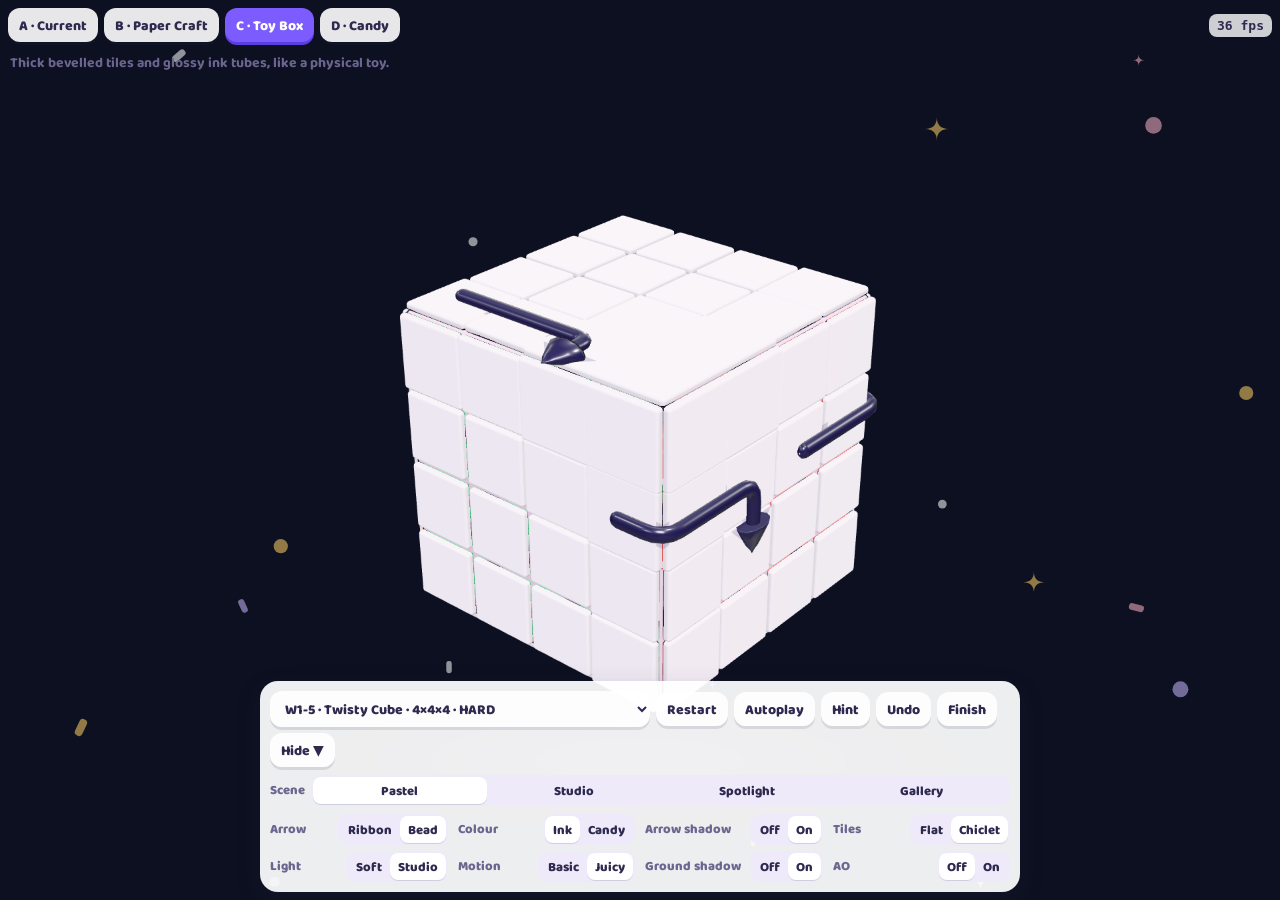
<file: lab.html>
<!doctype html>
<html lang="en">
  <head>
    <meta charset="UTF-8" />
    <meta name="viewport" content="width=device-width, initial-scale=1.0, maximum-scale=1.0, user-scalable=no, viewport-fit=cover" />
    <title>Cube Master · Style Lab</title>
    <style>.lab-top{z-index:5;top:calc(8px + env(safe-area-inset-top,0px));pointer-events:none;flex-wrap:wrap;align-items:center;gap:6px;display:flex;position:fixed;left:8px;right:8px}.lab-top button,.lab-panel button,.lab-panel select{pointer-events:auto;color:#2e2a4f;cursor:pointer;background:#ffffffe6;border:0;border-radius:12px;padding:7px 11px 5px;font:800 14px "Baloo 2",system-ui,-apple-system,BlinkMacSystemFont,Segoe UI,Roboto,Noto Sans,Ubuntu,Cantarell,Helvetica Neue,sans-serif;box-shadow:0 3px #2e2a4f1f}.lab-top button.on{color:#fff;background:#7c5cff;box-shadow:0 3px #5b3ee0}.lab-fps{color:#2e2a4f;background:#fffc;border-radius:8px;margin-left:auto;padding:4px 8px;font:700 13px ui-monospace,monospace}.lab-blurb{z-index:5;top:calc(52px + env(safe-area-inset-top,0px));color:#6b6590;pointer-events:none;padding-right:96px;font:700 14px "Baloo 2",system-ui,-apple-system,BlinkMacSystemFont,Segoe UI,Roboto,Noto Sans,Ubuntu,Cantarell,Helvetica Neue,sans-serif;position:fixed;left:10px;right:10px}.lab-panel{z-index:5;left:8px;right:8px;bottom:calc(8px + env(safe-area-inset-bottom,0px));background:#ffffffed;border-radius:18px;gap:8px;max-width:760px;margin:0 auto;padding:10px;display:grid;position:fixed;box-shadow:0 8px 24px #2e2a4f2e}.lab-panel.collapsed .rows,.lab-panel.collapsed .scene-row{display:none}.scene-row .seg{flex-wrap:wrap;flex:1;justify-content:space-between}.scene-row .seg button{flex:1}.seg.fx button.on{color:#fff;background:#7c5cff}.lab-panel .rows{grid-template-columns:repeat(auto-fill,minmax(165px,1fr));gap:6px 10px;display:grid}.lab-row{color:#6b6590;justify-content:space-between;align-items:center;gap:6px;font:800 13px "Baloo 2",system-ui,-apple-system,BlinkMacSystemFont,Segoe UI,Roboto,Noto Sans,Ubuntu,Cantarell,Helvetica Neue,sans-serif;display:flex}.seg{background:#efeaf9;border-radius:10px;padding:2px;display:flex}.seg button{box-shadow:none;background:0 0;border-radius:8px;padding:4px 8px 2px;font-size:13px}.seg button.on{background:#fff;box-shadow:0 1px #2e2a4f26}.lab-actions{flex-wrap:wrap;align-items:center;gap:6px;display:flex}.lab-actions .grow{flex:1}.lab-toast{z-index:6;color:#fff;pointer-events:none;background:#2e2a4f;border-radius:99px;padding:10px 18px 8px;font:800 18px "Baloo 2",system-ui,-apple-system,BlinkMacSystemFont,Segoe UI,Roboto,Noto Sans,Ubuntu,Cantarell,Helvetica Neue,sans-serif;position:fixed;top:40%;left:50%;transform:translate(-50%)}</style>
    <script type="module" crossorigin src="./assets/lab-B7Nd61Ot.js"></script>
    <link rel="modulepreload" crossorigin href="./assets/RoomEnvironment-DQ5qmtjn.js">
    <link rel="modulepreload" crossorigin href="./assets/worlds-N5vkqBLJ.js">
    <link rel="modulepreload" crossorigin href="./assets/pin-BfqKbpSU.js">
    <link rel="modulepreload" crossorigin href="./assets/fx-JiN2vcA5.js">
    <link rel="stylesheet" crossorigin href="./assets/fx-Nkc0CDtN.css">
  </head>
  <body>
    <canvas id="bgfx"></canvas>
    <div id="stage"></div>
    <canvas id="fx"></canvas>
    <div class="lab-top"></div>
    <div class="lab-blurb"></div>
    <div class="lab-panel"></div>
    <div class="lab-toast" hidden></div>
  </body>
</html>
</file>
<file: assets/fx-Nkc0CDtN.css>
@font-face{font-family:"Baloo 2";font-style:normal;font-weight:400 800;font-display:swap;src:url(../fonts/baloo2-latin.woff2)format("woff2")}@font-face{font-family:Fraunces;font-style:italic;font-weight:500;font-display:swap;src:url(../fonts/fraunces-italic-latin.woff2)format("woff2")}:root{--gold:#d9b36c;--gold-line:#d9b36c73;--gold-faint:#d9b36c40;--panel:#0e0e18d1;--panel-solid:#0e0e18f0;--cream:#f3ecdf;--muted:#a39c8c;--on-gold:#17130b;--heart:#e0566f;--bg1:#fff4f8;--bg2:#ffd9e6;--world-accent:#ff4d8d;--safe-top:env(safe-area-inset-top,0px);--safe-bottom:env(safe-area-inset-bottom,0px);--font:"Baloo 2", "Nunito", system-ui, sans-serif;--serif:"Fraunces", Georgia, "Times New Roman", serif}*{box-sizing:border-box;-webkit-tap-highlight-color:transparent}html,body{overscroll-behavior:none;-webkit-user-select:none;user-select:none;height:100%;font-family:var(--font);color:var(--cream);background:#0d1020;margin:0;overflow:hidden}#bgfx,#fx,#stage,#stage canvas{width:100%;height:100%;display:block;position:fixed;top:0;bottom:0;left:0;right:0}#bgfx{z-index:0;pointer-events:none}#stage{z-index:1}#stage canvas{touch-action:none}#fx{z-index:2;pointer-events:none}#ui{z-index:3;pointer-events:none;position:fixed;top:0;bottom:0;left:0;right:0}:where(#ui) button{pointer-events:auto;font:inherit;color:inherit;cursor:pointer;background:0 0;border:0;padding:0}:where(#ui) svg{display:block}.screen{position:absolute;top:0;bottom:0;left:0;right:0}[hidden]{display:none!important}.serif{font-family:var(--serif);font-style:italic;font-weight:500}.eyebrow{letter-spacing:4px;text-transform:uppercase;color:var(--gold);font-size:12px;font-weight:700}.top-row{top:calc(16px + var(--safe-top));justify-content:space-between;align-items:center;gap:12px;display:flex;position:absolute;left:16px;right:16px}.icon-btn{background:var(--panel);-webkit-backdrop-filter:blur(6px);backdrop-filter:blur(6px);border-radius:12px;flex:none;place-items:center;width:46px;height:46px;transition:transform 80ms;display:grid;border:1px solid var(--gold-line)!important;color:var(--gold)!important}.icon-btn svg{width:24px;height:24px}.pill{background:var(--panel);border:1px solid var(--gold-line);-webkit-backdrop-filter:blur(6px);backdrop-filter:blur(6px);border-radius:12px;align-items:center;gap:8px;padding:6px 14px 6px 8px;font-size:18px;font-weight:700;line-height:1;display:inline-flex}.pill svg{width:24px;height:24px}.bar{background:#ffffff29;height:2px;overflow:hidden}.bar i{background:var(--gold);width:0;height:100%;transition:width .3s ease-out;display:block;box-shadow:0 0 8px #d9b36cb3}.icon-btn:active,.play-btn:active,.big-btn:active,.soft-btn:active,.round-btn:active,.tab:active{transform:translateY(2px)}.world-banner{top:calc(84px + var(--safe-top));text-shadow:0 2px 16px #0009;flex-direction:column;align-items:center;gap:6px;display:flex;position:absolute;left:24px;right:24px}.world-name{text-align:center;font-size:38px;line-height:1.05}.rule{align-items:center;gap:10px;margin-top:4px;display:flex}.rule i{background:var(--gold);width:44px;height:1px}.world-count{color:var(--muted);font-size:13px;font-weight:700}.peek{left:0;right:0;bottom:calc(184px + var(--safe-bottom));text-align:center;color:var(--muted);font-size:18px;position:absolute}.play-btn{left:50%;bottom:calc(100px + var(--safe-bottom));border-radius:14px;flex-direction:column;justify-content:center;align-items:center;width:min(72vw,280px);height:66px;margin-left:calc(min(72vw,280px)/-2);line-height:1;animation:2.6s ease-in-out infinite play-glow;display:flex;position:absolute;background:linear-gradient(180deg, #e4c283, var(--gold))!important;color:var(--on-gold)!important}.play-btn span{letter-spacing:3px;font-size:26px;font-weight:800}.play-btn small{letter-spacing:1px;margin-top:3px;font-size:13px;font-weight:700}.nav{padding:10px 0 calc(10px + var(--safe-bottom));background:var(--panel);border-top:1px solid var(--gold-line);-webkit-backdrop-filter:blur(10px);backdrop-filter:blur(10px);pointer-events:auto;justify-content:space-around;align-items:center;min-height:76px;display:flex;position:absolute;bottom:0;left:0;right:0}.nav button{letter-spacing:1px;color:var(--muted);flex-direction:column;align-items:center;gap:2px;min-width:72px;font-size:12px;font-weight:700;display:flex}.nav button.on{color:var(--gold)}.nav svg{width:26px;height:26px}.level-box{flex-direction:column;flex:1;align-items:center;gap:5px;min-width:0;display:flex}.level-label{white-space:nowrap;text-shadow:0 2px 12px #0009;align-items:center;gap:6px;font-size:22px;line-height:1;display:flex}.level-box .bar{width:min(150px,40vw)}.left{letter-spacing:1.5px;text-transform:uppercase;color:var(--muted);font-size:11px;font-weight:700;line-height:1}.tag{font-style:normal;font-family:var(--font);letter-spacing:1.5px;white-space:nowrap;text-shadow:none;border:1px solid;border-radius:4px;padding:2px 6px 1px;font-size:10px;font-weight:800}.tag.hard{color:#ff8a9b}.tag.superhard{color:#ff8a9b;background:#e0566f2e}.tag.boss{color:var(--on-gold);background:var(--gold);border-color:var(--gold)}.hearts{flex:none;gap:2px;display:flex}.heart{width:22px;height:22px;color:var(--heart);filter:drop-shadow(0 0 6px #e0566f73)}.heart svg{width:100%;height:100%}.heart.empty{color:#ffffff2e;filter:none}.heart.crack{animation:.5s ease-out crack}.hearts.shake{animation:.35s shake}.tutorial{top:calc(92px + var(--safe-top));background:var(--panel-solid);border:1px solid var(--gold-line);text-align:center;opacity:0;border-radius:14px;max-width:min(88vw,400px);padding:10px 18px 8px;font-size:17px;font-weight:700;line-height:1.25;transition:opacity .3s,transform .3s;position:absolute;left:50%;transform:translate(-50%,-8px)}.tutorial.visible{opacity:1;transform:translate(-50%)}.bottom-row{bottom:calc(44px + var(--safe-bottom));justify-content:center;gap:26px;display:flex;position:absolute;left:0;right:0}.round-btn{-webkit-backdrop-filter:blur(6px);backdrop-filter:blur(6px);border-radius:16px;place-items:center;width:60px;height:60px;transition:transform .15s,box-shadow .15s,background .15s;display:grid;position:relative;background:var(--panel)!important;border:1px solid var(--gold-line)!important;color:var(--gold)!important}.round-btn svg{width:30px;height:30px}.eraser-btn.armed{box-shadow:0 0 0 2px var(--gold), 0 0 24px 4px #d9b36c8c;transform:translateY(-5px);background:#d9b36c33!important}.round-btn .lbl{text-align:center;letter-spacing:1.5px;text-transform:uppercase;color:var(--muted);font-size:11px;font-weight:700;position:absolute;bottom:-22px;left:-10px;right:-10px}.badge{background:var(--gold);min-width:22px;height:22px;color:var(--on-gold);border-radius:11px;padding:0 6px;font-size:12px;font-weight:800;line-height:23px;position:absolute;top:-7px;right:-7px}.overlay{pointer-events:auto;padding:calc(16px + var(--safe-top)) 16px calc(16px + var(--safe-bottom));place-items:center;animation:.25s ease-out fade-in;display:grid;position:absolute;top:0;bottom:0;left:0;right:0}.overlay.dim{background:#04040a8c}.card{background:var(--panel-solid);border:1px solid var(--gold-line);text-align:center;border-radius:18px;flex-direction:column;align-items:stretch;gap:10px;width:min(86vw,340px);padding:26px 22px 18px;animation:.4s cubic-bezier(.2,1.3,.4,1) card-in;display:flex;box-shadow:0 20px 60px #00000080}.card-title{font-size:34px;line-height:1}.card-sub{color:var(--muted);margin:0 0 4px;font-size:15px;font-weight:600;line-height:1.35}.big-btn{letter-spacing:2px;text-transform:uppercase;border-radius:12px;justify-content:center;align-items:center;gap:8px;height:56px;margin-top:4px;font-size:18px;font-weight:800;display:flex;box-shadow:0 8px 24px #d9b36c33;background:linear-gradient(180deg, #e4c283, var(--gold))!important;color:var(--on-gold)!important}.big-btn svg{width:20px;height:20px}.big-btn[disabled]{opacity:.45;filter:grayscale(.6)}.soft-btn{border-radius:12px;justify-content:center;align-items:center;gap:8px;height:48px;font-size:15px;font-weight:700;display:flex;border:1px solid var(--gold-line)!important;color:var(--cream)!important}.soft-btn svg{width:16px;height:16px;color:var(--gold)}.soft-btn[disabled]{opacity:.4}.soft-btn.plain{height:40px;color:var(--muted)!important;border-color:#0000!important}.price{letter-spacing:0;background:#00000024;border-radius:999px;align-items:center;gap:4px;margin-left:10px;padding:2px 10px 2px 6px;font-size:16px;display:inline-flex}.price svg{width:18px!important;height:18px!important}.big-btn>span,.soft-btn>span{white-space:nowrap;align-items:center;gap:6px;display:inline-flex}.big-btn>span svg{width:20px;height:20px}.soft-btn>span svg{width:16px;height:16px;color:var(--heart)}.offer-icon{border:1px solid var(--gold-line);width:64px;height:64px;color:var(--gold);background:#d9b36c1a;border-radius:16px;place-items:center;margin:0 auto 2px;display:grid}.offer-icon svg{width:36px;height:36px}.sheet .row{grid-template-columns:1fr 1fr;gap:10px;display:grid}.toggles{border-top:1px solid #d9b36c4d;margin-top:2px;padding-top:4px;display:grid}.toggle{text-align:left;align-items:center;gap:12px;padding:9px 2px;font-size:17px;font-weight:600;display:flex}.toggle svg{width:22px;height:22px;color:var(--gold)}.toggle span{flex:1}.toggle i{background:#ffffff24;border-radius:99px;flex:none;width:46px;height:26px;transition:background .2s;position:relative}.toggle i:after{content:"";background:var(--on-gold);border:2px solid var(--cream);box-sizing:border-box;border-radius:50%;width:22px;height:22px;transition:transform .2s,border-color .2s;position:absolute;top:2px;left:2px}.toggle.on i{background:var(--gold)}.toggle.on i:after{border-color:var(--on-gold);transform:translate(20px)}.win{padding:calc(44px + var(--safe-top)) 16px calc(18px + var(--safe-bottom));flex-direction:column;justify-content:space-between;align-items:center;display:flex}.praise-box{flex-direction:column;align-items:center;gap:8px;display:flex}.praise{letter-spacing:5px;text-shadow:0 2px 12px #000000b3;font-size:12px;animation:.5s ease-out praise-in}.stars{align-items:center;gap:6px;display:flex}.star{color:#ffffff24;width:26px;height:26px}.star:nth-child(2){width:32px;height:32px}.star svg{width:100%;height:100%}.star.on{color:var(--gold);filter:drop-shadow(0 0 8px #d9b36c99);animation:.45s cubic-bezier(.2,1.6,.4,1) both star-in}.win-bottom{flex-direction:column;gap:14px;width:min(100%,380px);display:flex}.plaque{border:1px solid var(--gold);text-align:center;background:linear-gradient(#2a2418,#1a1610);border-radius:6px;flex-direction:column;align-items:center;gap:4px;margin:0 18px 6px;padding:18px 20px 16px;animation:.5s cubic-bezier(.2,1.3,.4,1) .1s both card-in;display:flex;box-shadow:0 0 0 4px #0e0e18e6,0 0 0 5px #d9b36c80,0 18px 40px #00000080}.new-label{letter-spacing:4px;color:var(--gold);font-size:11px;font-weight:700}.new-label.seen{color:var(--muted)}.new-label.shiny{color:#ffe3a3;text-shadow:0 0 10px #ffd278cc}.obj-name{font-size:30px;line-height:1.05}.obj-meta{color:var(--muted);font-size:13px;font-weight:600}.reward{justify-content:center;align-items:center;gap:8px;font-size:20px;font-weight:700;display:flex}.reward svg{width:24px;height:24px}.win-actions{gap:10px;display:flex}.win-actions>*{flex:1;height:54px;margin:0}.win-actions .big-btn{font-size:18px}.cabinet{pointer-events:auto;background:radial-gradient(at 50% 0,#1c1b2b,#0a0a12 70%);overflow-y:auto}.gallery{max-width:480px;padding:calc(16px + var(--safe-top)) 12px calc(20px + var(--safe-bottom));margin:0 auto}.gallery .top-row{padding:0 4px;position:relative;top:0;left:0;right:0}.title-box{flex-direction:column;align-items:center;display:flex}.title-box .eyebrow{font-size:10px}.title-box .title{font-size:26px;line-height:1}.gallery .pill{padding:5px 10px 5px 6px;font-size:15px}.gallery .pill svg{width:20px;height:20px}.tabs{border-bottom:1px solid var(--gold-faint);scrollbar-width:none;justify-content:safe center;gap:20px;margin:14px 4px 16px;padding:0 14px;display:flex;overflow-x:auto;-webkit-mask-image:linear-gradient(90deg,#0000,#000 14px calc(100% - 14px),#0000);mask-image:linear-gradient(90deg,#0000,#000 14px calc(100% - 14px),#0000)}.tab{white-space:nowrap;flex:none;margin-bottom:-1px;padding:8px 0;font-size:16px;color:var(--muted)!important;border-bottom:2px solid #0000!important}.tab.on{color:var(--cream)!important;border-bottom-color:var(--gold)!important}.tab.locked{color:#a39c8c99;place-items:center;display:grid}.tab.locked svg{width:16px;height:16px}.shelf{grid-template-columns:repeat(3,minmax(0,1fr));gap:8px 10px;display:grid}.slot{height:128px;position:relative}.slot .glow,.boss-slot .glow{background:radial-gradient(at 50% 100%,#ffecbe3d,#ffecbe00 70%);width:84px;height:92px;margin-left:-42px;position:absolute;top:0;left:50%}.slot canvas{width:76px;height:76px;margin-left:-38px;position:absolute;top:8px;left:50%}.slot .plinth,.boss-slot .plinth{background:linear-gradient(#2c2a39,#1d1c27);border-top:1px solid #3f3c50;height:14px;position:absolute;top:84px;left:10px;right:10px}.slot .plaque,.boss-slot .plaque{color:#1b150a;text-align:center;white-space:nowrap;text-overflow:ellipsis;background:linear-gradient(#c9a15b,#a8813f);border:0;border-radius:3px;height:20px;margin:0;padding:0 4px;font-size:11px;line-height:20px;animation:none;display:block;position:absolute;top:104px;left:6px;right:6px;overflow:hidden;box-shadow:0 2px 6px #0006}.slot .plaque.long{letter-spacing:-.2px;padding:0 2px;font-size:10px}.slot.locked canvas{opacity:.18;filter:grayscale()brightness(.6)}.slot.locked .plaque{color:var(--muted);box-shadow:none;background:#ffffff0f}.slot .shine,.boss-slot .shine{letter-spacing:1.5px;color:var(--gold);font-size:9px;font-style:normal;font-weight:800;position:absolute;top:2px;right:4px}.set-progress{background:var(--panel);border:1px solid var(--gold-line);border-radius:10px;align-items:center;gap:10px;height:50px;margin-top:16px;padding:0 14px;display:flex}.set-progress .eyebrow{letter-spacing:3px;font-size:11px}.set-progress .bar{flex:1}.set-progress b{font-size:16px;font-weight:500}.boss-slot{border:1px dashed var(--gold-line);height:58px;color:var(--muted);letter-spacing:2px;border-radius:10px;justify-content:center;align-items:center;gap:10px;margin-top:10px;font-size:13px;font-weight:700;display:flex;position:relative}.boss-slot svg{width:18px;height:18px}.boss-slot.won{border-style:solid;border-color:var(--gold-faint);background:#ffecbe08;height:170px}.boss-slot.won .glow{width:150px;height:130px;margin-left:-75px}.boss-slot.won canvas{width:120px;height:110px;margin-left:-60px;position:absolute;top:10px;left:50%}.boss-slot.won .plinth{top:118px;left:25%;right:25%}.boss-slot.won .plaque{letter-spacing:0;font-size:13px;top:140px;left:22%;right:22%}.float-text{color:#ffe3a3;text-shadow:0 2px #00000073,0 0 14px #d9b36cb3;pointer-events:none;white-space:nowrap;font-size:30px;font-weight:800;animation:.9s ease-out forwards float-up;position:absolute;transform:translate(-50%,-50%)}.float-text.big{font-family:var(--serif);color:var(--gold);font-size:36px;font-style:italic;font-weight:500}.float-text.miss{color:#ff7d93;text-shadow:0 2px #00000073,0 0 12px #e0566f99;font-size:28px}.tut-hand{pointer-events:none;filter:drop-shadow(0 4px 6px #00000073);width:58px;height:58px;margin:-6px 0 0 -26px;position:absolute}.tut-hand svg{width:100%;height:100%}.tut-hand.tap{animation:1.1s ease-in-out infinite hand-tap}.tut-hand.drag{animation:1.8s ease-in-out infinite hand-drag}.toast{background:var(--panel-solid);border:1px solid var(--gold-line);color:var(--cream);letter-spacing:.5px;white-space:nowrap;border-radius:12px;padding:10px 18px 8px;font-size:15px;font-weight:700;position:absolute;top:24%;left:50%;transform:translate(-50%);box-shadow:0 10px 30px #00000073}.toast.in{animation:.35s cubic-bezier(.2,1.4,.4,1) toast-in}@keyframes fade-in{0%{opacity:0}}@keyframes card-in{0%{opacity:0;transform:translateY(30px)scale(.92)}}@keyframes praise-in{0%{opacity:0;letter-spacing:10px;transform:translateY(-8px)}}@keyframes star-in{0%{transform:scale(0)rotate(-40deg)}}@keyframes play-glow{0%,to{box-shadow:0 10px 30px #d9b36c38}50%{box-shadow:0 10px 40px #d9b36c6b}}@keyframes crack{0%{transform:scale(1.6)}40%{transform:scale(.8)rotate(-12deg)}to{transform:none}}@keyframes shake{20%{transform:translate(-5px)}40%{transform:translate(5px)}60%{transform:translate(-3px)}80%{transform:translate(3px)}}@keyframes float-up{0%{opacity:0;transform:translate(-50%,-50%)scale(.6)}20%{opacity:1;transform:translate(-50%,-80%)scale(1.15)}to{opacity:0;transform:translate(-50%,-190%)scale(1)}}@keyframes hand-tap{0%,to{transform:translate(8px,14px)scale(1)}45%{transform:translate(0)scale(.9)}60%{transform:translate(0)scale(.9)}}@keyframes hand-drag{0%,to{transform:translate(-60px)rotate(-8deg)}50%{transform:translate(60px)rotate(8deg)}}@keyframes toast-in{0%{opacity:0;transform:translate(-50%,-30px)}}@media (prefers-reduced-motion:reduce){*,:before,:after{transition-duration:.01ms!important;animation-duration:.01ms!important;animation-iteration-count:1!important}}.pills{gap:8px;display:flex}.pill.stars svg{color:var(--gold)}.home .world-banner{top:calc(78px + var(--safe-top));gap:4px}.home .world-name{font-size:34px}.home .play-btn{bottom:calc(96px + var(--safe-bottom));height:60px}.task-btn{left:50%;bottom:calc(170px + var(--safe-bottom));-webkit-backdrop-filter:blur(8px);backdrop-filter:blur(8px);text-align:left;border-radius:14px;flex-direction:column;justify-content:center;align-items:flex-start;gap:2px;width:min(86vw,330px);min-height:58px;margin-left:calc(min(86vw,330px)/-2);padding:8px 64px 8px 18px;transition:opacity .3s,transform 80ms;display:flex;position:absolute;background:var(--panel)!important;border:1px solid var(--gold-line)!important;color:var(--cream)!important}.task-kicker{letter-spacing:2.5px;text-transform:uppercase;color:var(--gold);font-size:11px;font-weight:700}.task-title{font-size:20px;line-height:1.1}.task-cost{background:linear-gradient(180deg, #e4c283, var(--gold));color:var(--on-gold);border-radius:10px;align-items:center;gap:3px;padding:7px 10px;font-size:17px;font-weight:800;display:flex;position:absolute;top:50%;right:10px;transform:translateY(-50%)}.task-cost svg{width:18px;height:18px}.task-btn[data-state=ready]{animation:2.2s ease-in-out infinite task-glow;border-color:var(--gold)!important}.task-btn[data-state=stars] .task-cost,.task-btn[data-state=boss] .task-cost{color:var(--muted);background:#ffffff1f}.task-btn[data-state=stars] .task-kicker,.task-btn[data-state=boss] .task-kicker{color:var(--muted)}.task-btn:active{transform:translateY(2px)}.home.busy .task-btn,.home.busy .play-btn,.home.busy .nav,.home.busy .top-row .icon-btn{opacity:0;pointer-events:none;transition:opacity .35s}.home .task-btn,.home .play-btn,.home .nav{transition:opacity .35s}@keyframes task-glow{0%,to{box-shadow:0 0 #d9b36c00}50%{box-shadow:0 0 22px 2px #d9b36c59}}.postcard{color:#3a2a22;background:repeating-linear-gradient(0deg,#0000 0 27px,#785a3c1f 27px 28px),linear-gradient(#f6eedf,#eadcc4);border-radius:6px;flex-direction:column;gap:12px;width:min(84vw,330px);padding:30px 26px 22px;animation:.55s cubic-bezier(.2,1.4,.4,1) postcard-in;display:flex;position:relative;transform:rotate(-1.5deg);box-shadow:0 24px 60px #0000008c,inset 0 0 0 1px #785a3c40}.postcard .eyebrow{color:#8a5a2c}.pc-stamp{color:#b8913f;background:#f3e2c0;border:2px dashed #8a5a2c8c;border-radius:4px;place-items:center;width:52px;height:60px;display:grid;position:absolute;top:14px;right:14px;transform:rotate(4deg)}.pc-stamp svg{width:32px;height:32px}.pc-text{margin:0;padding-right:8px;font-size:21px;line-height:1.4}.pc-sign{align-self:flex-end;margin:0;font-size:20px}.pc-sign:before{content:"— "}.postcard .big-btn{justify-content:center;align-items:center;gap:8px;margin-top:6px;display:flex}.postcard.small{width:auto;padding:18px 18px 14px;animation:none;transform:rotate(-1deg);box-shadow:0 10px 30px #0006}.postcard.small .pc-text,.postcard.small .pc-sign{font-size:17px}.chest{justify-content:center;gap:18px;font-size:18px;font-weight:800;display:flex}.chest span{align-items:center;gap:6px;display:flex}.chest svg{width:24px;height:24px;color:var(--gold)}.star-gain{color:var(--gold);align-items:center;gap:4px;margin-left:10px;display:inline-flex}.star-gain svg{width:22px;height:22px}.restore-btn{justify-content:center;align-items:center;gap:8px;display:flex;border-color:var(--gold)!important}.restore-btn svg{width:20px;height:20px;color:var(--gold)}.restore-btn i{color:var(--gold);font-style:normal}@keyframes postcard-in{0%{opacity:0;transform:translateY(40px)rotate(-6deg)}}.otis-cameo{left:8px;bottom:calc(118px + var(--safe-bottom));pointer-events:none;filter:drop-shadow(0 8px 14px #00000080);width:112px;height:112px;position:absolute}.otis-cameo img{width:100%;height:100%}.otis-cameo.in{animation:1.9s cubic-bezier(.2,1.3,.4,1) both otis-pop}@keyframes otis-pop{0%{opacity:0;transform:translateY(60px)scale(.6)}14%{opacity:1;transform:translateY(0)scale(1.05)}22%{transform:translateY(0)scale(1)rotate(-3deg)}32%{transform:rotate(3deg)}42%{transform:rotate(0)}82%{opacity:1;transform:translateY(0)scale(1)}to{opacity:0;transform:translateY(50px)scale(.85)}}@media (prefers-reduced-motion:reduce){.otis-cameo.in{animation:none}}@media (min-width:700px) and (min-aspect-ratio:1){.otis-cameo{--cameo:clamp(130px, 20vh, 210px);width:var(--cameo);height:var(--cameo);left:max(12px, calc(50% - 30vh - var(--cameo)));bottom:calc(16vh + var(--safe-bottom))}}.letter-btn{right:14px;top:calc(196px + var(--safe-top));font-family:var(--serif);border-radius:999px;align-items:center;gap:8px;padding:8px 14px 8px 10px;font-size:15px;font-style:italic;font-weight:500;animation:2.4s ease-in-out infinite letter-bob;display:flex;position:absolute;box-shadow:0 8px 22px #00000073;color:#3a2a22!important;background:linear-gradient(#f6eedf,#eadcc4)!important}.letter-btn svg{color:#b3263b;width:22px;height:22px}.home.busy .letter-btn{opacity:0;pointer-events:none}@keyframes letter-bob{0%,to{transform:translateY(0)rotate(-2deg)}50%{transform:translateY(-5px)rotate(2deg)}}@media (prefers-reduced-motion:reduce){.letter-btn{animation:none}}.overlay.comic.dim{background:#06060ef5}.comic-book{flex-direction:column;gap:10px;width:min(94vw,440px);display:flex}.comic-head{flex-direction:column;align-items:center;gap:2px;display:flex}.comic-title{font-size:26px;line-height:1.1}.comic-page{aspect-ratio:.74;max-height:calc(100vh - 190px - var(--safe-top) - var(--safe-bottom));background:#efe6d6;border-radius:4px;grid-template-columns:1fr 1fr;gap:8px;width:100%;margin:0 auto;padding:8px;animation:.5s cubic-bezier(.2,1.2,.4,1) comic-in;display:grid;box-shadow:0 24px 60px #0000008c}.comic-page.wide-top{grid-template-rows:42% 1fr;grid-template-areas:"a a""b c"}.comic-page.wide-bottom{grid-template-rows:1fr 42%;grid-template-areas:"a b""c c"}.comic .panel{background:#2a2622;border:3px solid #1a1410;min-width:0;min-height:0;margin:0;position:relative;overflow:hidden}.comic .art{object-fit:cover;width:100%;height:100%;position:absolute;top:0;bottom:0;left:0;right:0}.comic .art.gray{filter:grayscale()contrast(.75)brightness(1.15)}.comic .art.color{clip-path:polygon(0 0,0 0,0 0);transition:clip-path 1.1s cubic-bezier(.5,0,.3,1)}.comic .panel.on .art.color{clip-path:polygon(0 0,210% 0,0 210%)}.comic .txt{z-index:1;font-family:var(--serif);color:#1a1410;border:2px solid #1a1410;padding:4px 8px;font-size:clamp(11px,3.1vw,14px);font-style:italic;font-weight:500;line-height:1.25;position:absolute}.comic .txt .rest{color:#0000}.comic .caption{background:#f4e2a8;border-radius:2px}.comic .say{text-align:center;background:#fffdf6;border-radius:16px}.comic .say:after{content:"";background:#fffdf6;border-bottom:2px solid #1a1410;border-right:2px solid #1a1410;width:14px;height:14px;position:absolute;bottom:-11px}.comic .say.tail-bl:after{left:18px;transform:skew(30deg)rotate(45deg)}.comic .say.tail-br:after{right:18px;transform:skew(-30deg)rotate(45deg)}.comic-next{opacity:0;pointer-events:none;transition:opacity .4s}.comic-next.in{opacity:1;pointer-events:auto}@keyframes comic-in{0%{opacity:0;transform:translateY(30px)rotate(-2deg)}}@media (prefers-reduced-motion:reduce){.comic .art.color{transition:none}.comic-page{animation:none}}.nav button{position:relative}.nav .nav-lock{display:none}.nav button.locked{opacity:.5}.nav button.locked .nav-lock{background:var(--panel-solid);border:1px solid var(--gold-line);border-radius:50%;place-items:center;width:18px;height:18px;display:grid;position:absolute;top:-4px;right:14px}.nav .nav-lock svg{width:11px;height:11px}.nav button.new{color:var(--gold)}.nav button.new:after{content:"";background:var(--heart);width:9px;height:9px;box-shadow:0 0 0 2px var(--panel-solid);border-radius:50%;position:absolute;top:-2px;right:18px}.shift-card,.shift-over .card{-webkit-backdrop-filter:blur(10px);backdrop-filter:blur(10px)}.shift-card{padding-top:14px}.shift-host{filter:drop-shadow(0 10px 16px #0000008c);width:104px;height:104px;margin:-56px auto -8px}.task-go{background:linear-gradient(180deg, #e4c283, var(--gold));width:40px;height:40px;color:var(--on-gold);border-radius:10px;place-items:center;display:grid;position:absolute;top:50%;right:10px;transform:translateY(-50%)}.task-go svg{width:22px;height:22px}.task-btn[data-act=shift]{border-color:var(--gold)!important}.shift-host img{width:100%;height:100%}.shift-quote{color:var(--cream);margin:2px 0 0;font-size:17px;line-height:1.4}.shift-stats{grid-template-columns:1fr 1fr;gap:10px;margin:2px 0;display:grid}.shift-stats>div{border:1px solid var(--gold-faint);background:#d9b36c0f;border-radius:12px;flex-direction:column;align-items:center;gap:2px;padding:10px 6px 8px;display:flex}.shift-stats b{color:var(--gold);font-size:30px;line-height:1}.shift-stats span{letter-spacing:2px;text-transform:uppercase;color:var(--muted);font-size:11px;font-weight:700}.shift-run{border:1px dashed var(--gold-line);border-radius:12px;flex-direction:column;align-items:center;gap:4px;padding:10px;display:flex}.shift-run-row{align-items:center;gap:10px;display:flex}.shift-run-row b{font-size:22px}.shift-run-hearts{color:var(--heart);gap:2px;display:flex}.shift-run-hearts svg{width:18px;height:18px}.overlay.shift .card-sub{font-size:14px}.heart-gain{color:var(--heart);align-items:center;gap:4px;margin-left:10px;display:inline-flex}.heart-gain svg{width:22px;height:22px}.leave-btn{flex:.7!important}.tag.best{color:var(--muted)}.tag.best.new{color:var(--gold)}.so-eyebrow.glow{color:#ffe3a3;text-shadow:0 0 10px #ffd278cc}.dev-tab{z-index:50;border:1px solid var(--gold-line);background:var(--panel);color:var(--gold);font:800 10px/1 var(--font);letter-spacing:2px;writing-mode:vertical-rl;opacity:.7;cursor:pointer;border-left:0;border-radius:0 8px 8px 0;padding:9px 5px;position:fixed;top:calc(50% - 26px);left:0}.dev-sheet{z-index:50;background:#05050a73;justify-content:center;align-items:flex-end;display:flex;position:fixed;top:0;bottom:0;left:0;right:0}.dev-sheet[hidden]{display:none}.dev-panel{overscroll-behavior:contain;width:min(100%,520px);max-height:86vh;padding:0 16px calc(18px + var(--safe-bottom));background:var(--panel-solid);border:1px solid var(--gold-line);border-bottom:0;border-radius:16px 16px 0 0;overflow-y:auto}.dev-head{z-index:1;background:var(--panel-solid);justify-content:space-between;align-items:flex-start;gap:12px;padding:14px 0 8px;display:flex;position:sticky;top:0}.dev-head b{color:var(--gold);font-size:16px;display:block}.dev-head small{color:var(--muted);font-size:12px;line-height:1.35;display:block}.dev-panel h4{letter-spacing:2px;text-transform:uppercase;color:var(--gold);margin:14px 0 8px;font-size:11px;font-weight:800}.dev-panel h4 small{letter-spacing:0;text-transform:none;color:var(--muted);margin-left:6px;font-weight:500}.dev-panel button{font:700 13px/1.15 var(--font);color:var(--cream);cursor:pointer;background:#ffffff0f;border:1px solid #ffffff1f;border-radius:8px;padding:8px 10px}.dev-panel button:active{background:#d9b36c40}.dev-panel button:disabled{opacity:.35}.dev-panel button.on{color:var(--gold);border-color:var(--gold);background:#d9b36c24}.dev-tabs{scrollbar-width:none;gap:6px;display:flex;overflow-x:auto}.dev-tabs::-webkit-scrollbar{display:none}.dev-tabs button{flex:none;padding:6px 10px;font-size:12px}.dev-levels{grid-template-columns:repeat(auto-fill,minmax(66px,1fr));gap:6px;margin-top:8px;display:grid}.dev-levels button{text-align:center;gap:1px;padding:6px 4px 5px;display:grid}.dev-levels b{font-size:16px}.dev-levels span{white-space:nowrap;text-overflow:ellipsis;color:var(--muted);font-size:10px;font-weight:500;overflow:hidden}.dev-levels i{letter-spacing:.5px;text-transform:uppercase;min-height:10px;color:var(--muted);font-size:9px;font-style:normal}.dev-levels .k-hard i{color:#f0a35a}.dev-levels .k-superhard i{color:#ff7a7a}.dev-levels .k-boss{border-color:var(--gold-line)}.dev-levels .k-boss i{color:var(--gold)}.dev-levels .next{outline:2px solid var(--gold);outline-offset:-1px}.dev-row{gap:8px;margin-top:8px;display:flex}.dev-row input{min-width:0;font:600 14px var(--font);color:var(--cream);-webkit-user-select:text;user-select:text;background:#00000059;border:1px solid #ffffff26;border-radius:8px;flex:1;padding:8px 10px}.dev-hall{gap:6px;margin-bottom:10px;font-size:13px;font-weight:700;display:grid}.dev-steps{flex-wrap:wrap;gap:5px;display:flex}.dev-steps button{min-width:34px;padding:6px 0}.dev-note{color:var(--muted);margin:0;font-size:11px;line-height:1.4}.dev-grid{grid-template-columns:repeat(2,1fr);gap:6px;margin-top:8px;display:grid}.dev-grid.four{grid-template-columns:repeat(4,1fr)}.dev-grid .wide{grid-column:1/-1}
</file>
